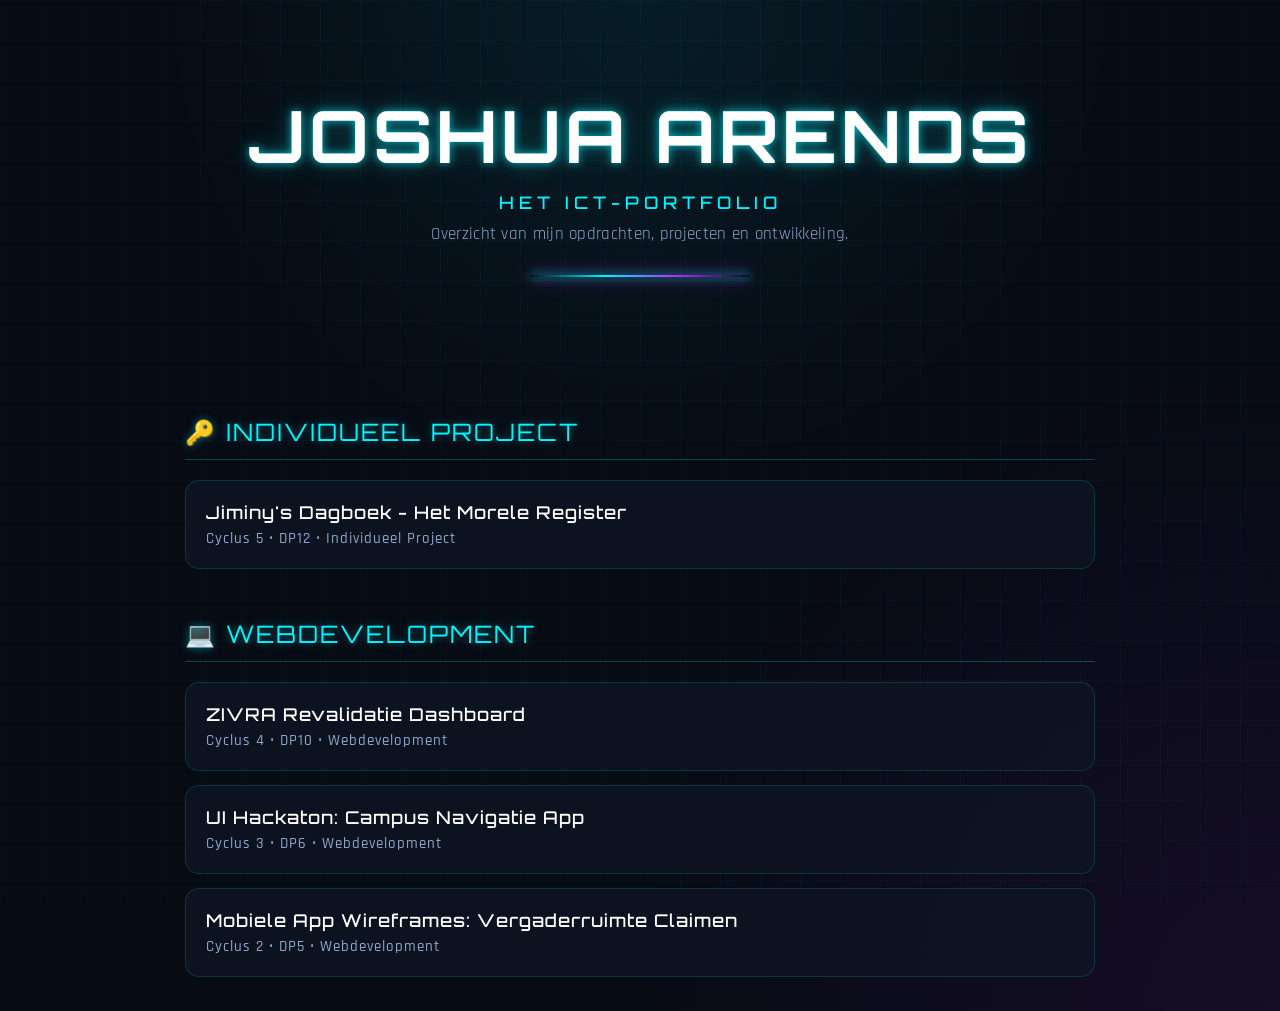
<file: index.html>
<!DOCTYPE html>
<html lang="nl">
<head>
  <meta charset="UTF-8">
  <meta name="viewport" content="width=device-width, initial-scale=1.0">
  <title>Joshua Arends - Portfolio</title>
  <link href="https://fonts.googleapis.com/css2?family=Orbitron:wght@400;500;700&family=Rajdhani:wght@300;400;500;600&family=Share+Tech+Mono&display=swap" rel="stylesheet">
  <link rel="stylesheet" href="style.css">
</head>
<body>

  <header>
    <h1>Joshua Arends</h1>
    <p class="subtitle">Het ICT-Portfolio</p>
    <p>Overzicht van mijn opdrachten, projecten en ontwikkeling.</p>
  </header>

  <div class="container" id="portfolio-root">
    <!-- Opdrachten worden automatisch ingeladen vanuit data.js -->
  </div>

  <script src="data.js"></script>
  <script src="portfolio.js"></script>
</body>
</html>
</file>
<file: style.css>
/* ===========================
   Cyberpunk Portfolio Theme
   =========================== */

:root {
  --bg: #070b14;
  --card: rgba(15, 20, 35, 0.85);
  --card-hover: rgba(25, 35, 60, 0.95);

  --accent: #00f5ff;
  --accent2: #c026ff;

  --text: #e6f1ff;
  --muted: #8ea6c9;

  --border: rgba(0, 245, 255, 0.15);

  --glow:
    0 0 12px rgba(0, 245, 255, 0.35);

  --glow-strong:
    0 0 15px rgba(0, 245, 255, 0.55),
    0 0 30px rgba(0, 245, 255, 0.25);
}

/* ===========================
   Reset
   =========================== */

* {
  box-sizing: border-box;
  margin: 0;
  padding: 0;
}

html {
  scroll-behavior: smooth;
}

/* ===========================
   Body
   =========================== */

body {
  min-height: 100vh;

  background:
    radial-gradient(circle at top, rgba(0,245,255,0.08), transparent 40%),
    radial-gradient(circle at bottom right, rgba(192,38,255,0.08), transparent 40%),
    var(--bg);

  color: var(--text);

  font-family: 'Rajdhani', sans-serif;
  font-size: 1.08rem;
  letter-spacing: 0.3px;

  overflow-x: hidden;
}

body::before {
  content: "";

  position: fixed;
  inset: 0;

  background-image:
    linear-gradient(rgba(0,245,255,0.03) 1px, transparent 1px),
    linear-gradient(90deg, rgba(0,245,255,0.03) 1px, transparent 1px);

  background-size: 40px 40px;

  pointer-events: none;
  z-index: -1;
}

/* ===========================
   Header
   =========================== */

header {
  text-align: center;
  padding: 90px 20px 70px;
}

header h1 {
  font-family: 'Orbitron', sans-serif;
  font-weight: 700;

  font-size: clamp(3rem, 6vw, 4.5rem);

  text-transform: uppercase;
  letter-spacing: 4px;

  color: white;

  text-shadow:
    0 0 8px rgba(0,245,255,.7),
    0 0 25px rgba(0,245,255,.3);
}

header .subtitle {
  margin-top: 12px;

  font-family: 'Orbitron', sans-serif;
  font-weight: 500;

  color: var(--accent);

  letter-spacing: 5px;
  text-transform: uppercase;
}

header p:last-child {
  margin-top: 10px;
  color: var(--muted);
}

header::after {
  content: "";

  display: block;

  width: 220px;
  height: 2px;

  margin: 30px auto 0;

  background:
    linear-gradient(
      90deg,
      transparent,
      var(--accent),
      var(--accent2),
      transparent
    );

  box-shadow:
    0 0 10px var(--accent),
    0 0 20px var(--accent2);
}

/* ===========================
   Layout
   =========================== */

.container {
  max-width: 950px;
  margin: 0 auto;
  padding: 20px;
}

/* ===========================
   Categorieën
   =========================== */

.chapter-title {
  font-family: 'Orbitron', sans-serif;

  color: var(--accent);

  font-size: 1.5rem;

  text-transform: uppercase;
  letter-spacing: 2px;

  margin: 50px 0 20px;

  padding-bottom: 12px;

  border-bottom: 1px solid rgba(0,245,255,0.25);

  text-shadow:
    0 0 8px rgba(0,245,255,0.4);
}

/* ===========================
   Entries
   =========================== */

.entry {
  margin-bottom: 14px;
}

.entry-header {
  width: 100%;

  background: var(--card);

  backdrop-filter: blur(12px);

  border: 1px solid var(--border);

  border-radius: 14px;

  padding: 20px;

  cursor: pointer;

  text-align: left;

  color: white;

  transition:
    transform .25s ease,
    box-shadow .25s ease,
    border-color .25s ease,
    background .25s ease;
}

.entry-header:hover {
  background: var(--card-hover);

  border-color: rgba(0,245,255,0.4);

  box-shadow: var(--glow);

  transform: translateY(-2px);
}

.entry-title {
  font-family: 'Orbitron', sans-serif;

  font-size: 1.1rem;

  letter-spacing: 1px;

  font-weight: 500;
}

.entry-subtitle {
  margin-top: 6px;

  color: var(--muted);

  font-family: 'Rajdhani', sans-serif;

  font-size: 0.95rem;

  font-weight: 500;

  letter-spacing: 1px;
}

.entry-body {
  display: none;

  background: rgba(10,15,28,0.92);

  border: 1px solid var(--border);
  border-top: none;

  border-radius: 0 0 14px 14px;

  padding: 24px;
}

/* ===========================
   Content
   =========================== */

.entry-body h3 {
  color: var(--accent);

  margin-top: 20px;
  margin-bottom: 8px;

  font-family: 'Orbitron', sans-serif;

  font-weight: 500;

  letter-spacing: 1px;

  text-transform: uppercase;

  text-shadow:
    0 0 8px rgba(0,245,255,.35);
}

.entry-body p {
  line-height: 1.8;
  color: var(--text);
}

/* ===========================
   Tags
   =========================== */

.tags {
  margin-bottom: 15px;
}

.tag {
  display: inline-block;

  padding: 6px 12px;

  margin-right: 8px;
  margin-bottom: 8px;

  border-radius: 999px;

  border: 1px solid var(--accent);

  color: var(--accent);

  font-family: 'Share Tech Mono', monospace;

  font-size: 0.75rem;

  text-transform: uppercase;

  letter-spacing: 1px;

  box-shadow:
    inset 0 0 8px rgba(0,245,255,.15),
    0 0 8px rgba(0,245,255,.1);
}

/* ===========================
   Afbeeldingen
   =========================== */

.entry-image {
  width: 100%;

  max-height: 350px;

  object-fit: cover;

  display: block;

  margin-bottom: 20px;

  border-radius: 12px;

  border: 1px solid rgba(0,245,255,.15);

  box-shadow:
    0 0 20px rgba(0,245,255,.08);
}

/* ===========================
   Links
   =========================== */

.entry-links {
  margin-top: 24px;

  display: flex;
  flex-wrap: wrap;
  gap: 10px;
}

.entry-link {
  display: inline-block;

  padding: 10px 18px;

  border-radius: 999px;

  border: 1px solid var(--accent);

  color: var(--accent);

  text-decoration: none;

  font-family: 'Orbitron', sans-serif;

  font-size: 0.8rem;

  text-transform: uppercase;

  letter-spacing: 1px;

  transition: all .25s ease;
}

.entry-link:hover {
  background: var(--accent);

  color: #05070d;

  box-shadow:
    0 0 12px rgba(0,245,255,.5),
    0 0 24px rgba(0,245,255,.25);
}

/* ===========================
   Scrollbar
   =========================== */

::-webkit-scrollbar {
  width: 10px;
}

::-webkit-scrollbar-track {
  background: #05070d;
}

::-webkit-scrollbar-thumb {
  background: rgba(0,245,255,.35);
  border-radius: 20px;
}

::-webkit-scrollbar-thumb:hover {
  background: rgba(0,245,255,.6);
}
</file>
